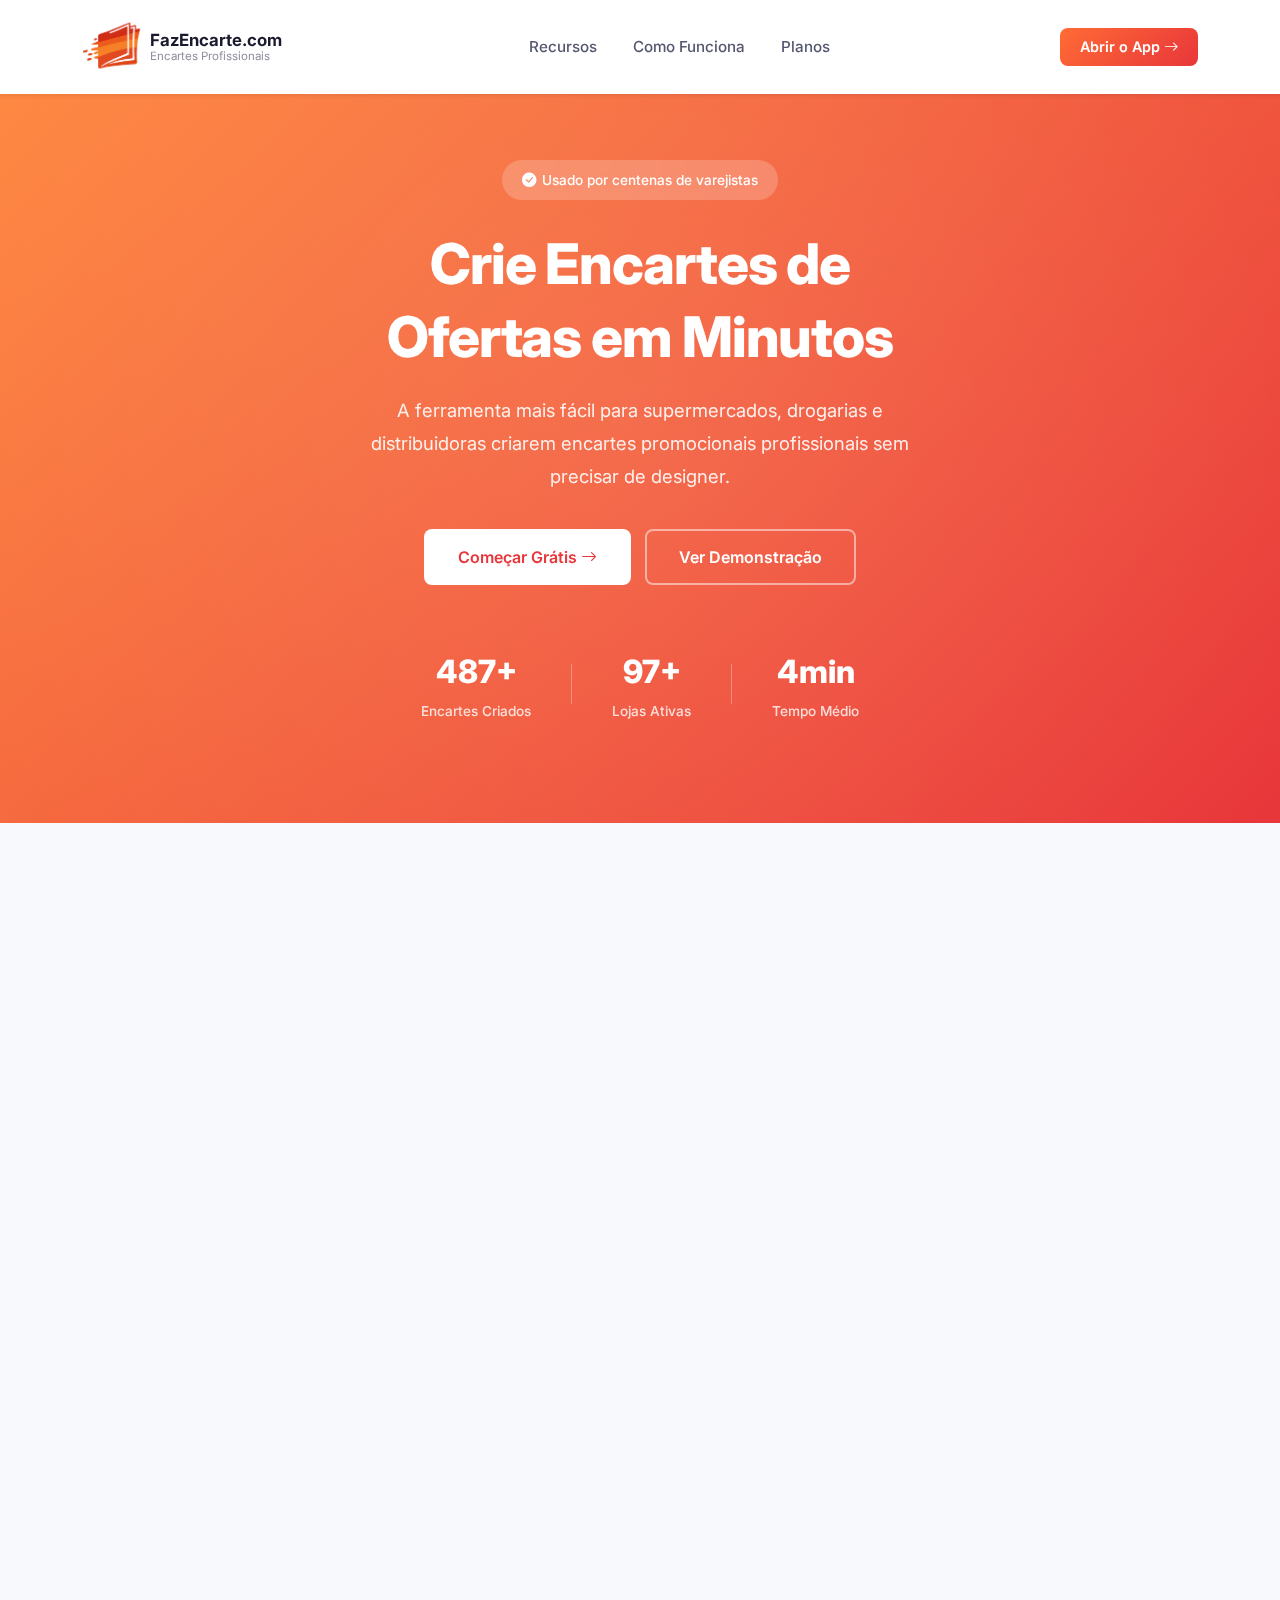
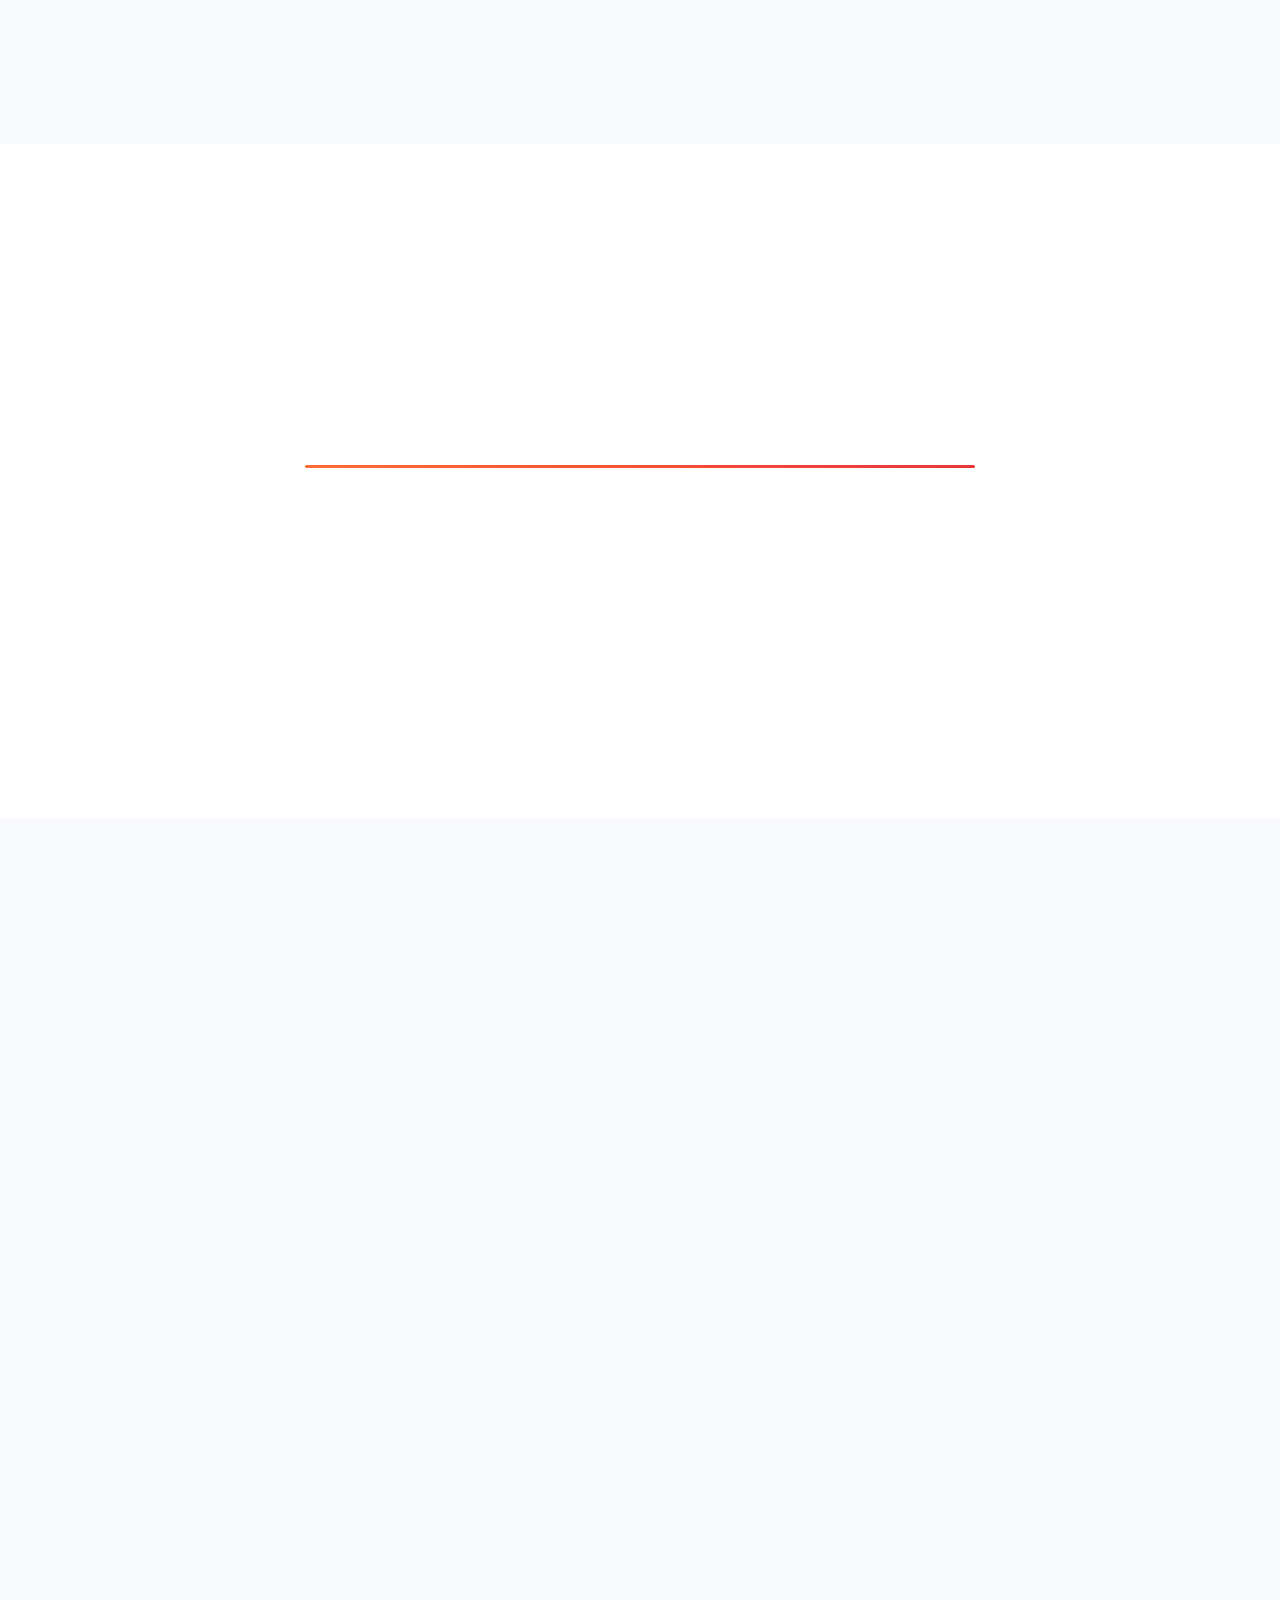
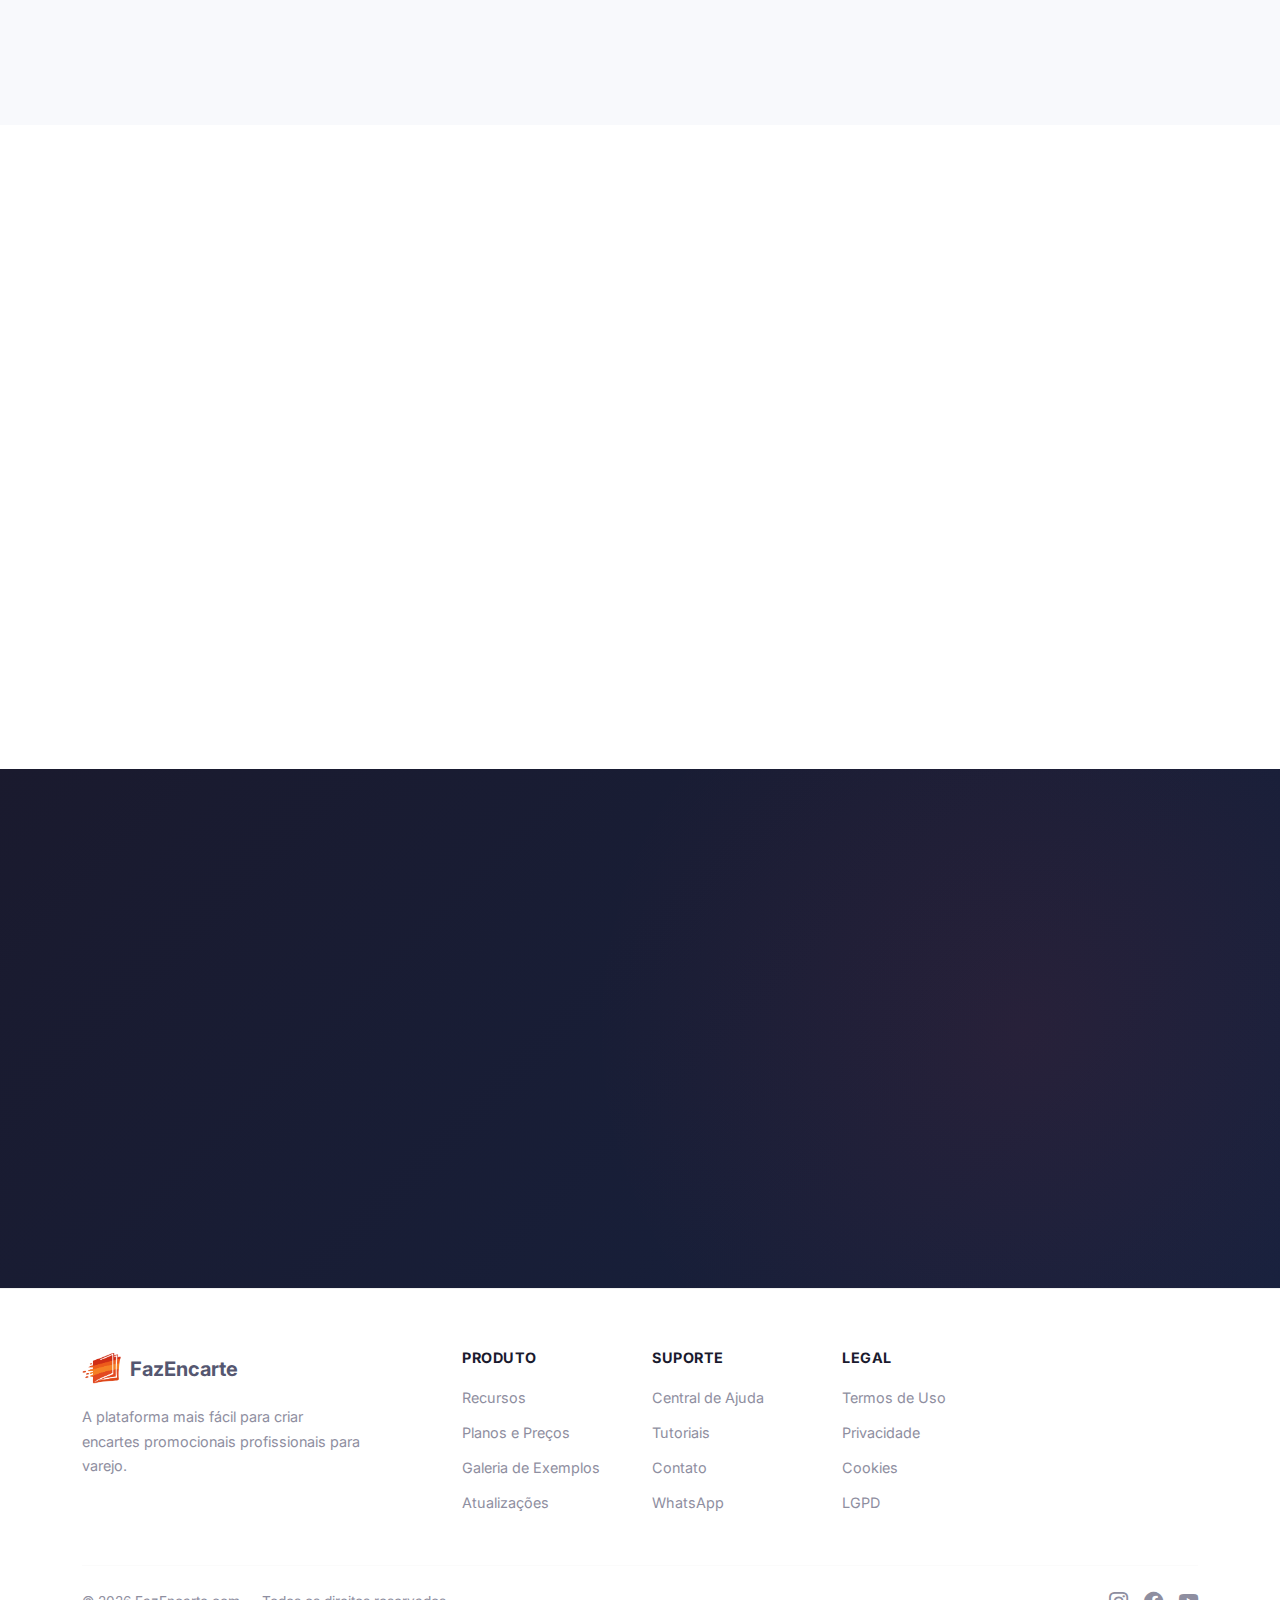
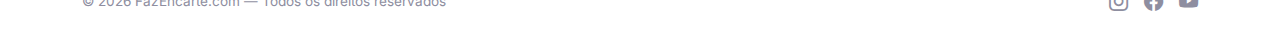
<file: index.html>
<!DOCTYPE html>
<html lang="pt-BR">
<head>
  <meta charset="UTF-8">
  <meta name="viewport" content="width=device-width, initial-scale=1.0">
  <title>FazEncarte.com - Crie Encartes de Ofertas em Minutos</title>
  <meta name="description" content="A ferramenta mais fácil para supermercados, drogarias e distribuidoras criarem encartes promocionais profissionais sem precisar de designer.">

  <!-- Google Fonts - Inter -->
  <link rel="preconnect" href="https://fonts.googleapis.com">
  <link rel="preconnect" href="https://fonts.gstatic.com" crossorigin>
  <link href="https://fonts.googleapis.com/css2?family=Inter:wght@400;500;600;700;800&display=swap" rel="stylesheet">

  <!-- Bootstrap 5 CSS -->
  <link href="https://cdn.jsdelivr.net/npm/bootstrap@5.3.3/dist/css/bootstrap.min.css" rel="stylesheet">

  <!-- AOS - Animate On Scroll -->
  <link href="https://cdn.jsdelivr.net/npm/aos@2.3.4/dist/aos.css" rel="stylesheet">

  <!-- Bootstrap Icons -->
  <link href="https://cdn.jsdelivr.net/npm/bootstrap-icons@1.11.3/font/bootstrap-icons.min.css" rel="stylesheet">

  <!-- Custom CSS -->
  <link href="css/style.css" rel="stylesheet">
  
  <!-- Favicon -->
  <link rel="icon" type="image/png" sizes="16x16" href="assets/fazencarte_logo1.png">
  
  <script defer src="https://www.fazencarte.com/umami/script.js" data-website-id="f49ada6f-8315-491a-bfe8-844261e4f1ae"></script>
</head>
<body>

  <!-- ==================== NAVBAR ==================== -->
  <nav class="navbar navbar-expand-lg fixed-top navbar-light bg-white shadow-sm">
    <div class="container">
      <a class="navbar-brand d-flex align-items-center gap-2" href="#">
        <img src="assets/fazencarte_logo1.png" alt="FazEncarte.com" width="60" height="60" class="brand-logo">
        <span class="brand-text">
          <strong>FazEncarte.com</strong>
          <small>Encartes Profissionais</small>
        </span>
      </a>
      <button class="navbar-toggler border-0" type="button" data-bs-toggle="collapse" data-bs-target="#navbarNav">
        <span class="navbar-toggler-icon"></span>
      </button>
      <div class="collapse navbar-collapse" id="navbarNav">
        <ul class="navbar-nav mx-auto gap-1">
          <li class="nav-item">
            <a class="nav-link" href="#recursos">Recursos</a>
          </li>
          <li class="nav-item">
            <a class="nav-link" href="#como-funciona">Como Funciona</a>
          </li>
          <li class="nav-item">
            <a class="nav-link" href="#planos">Planos</a>
          </li>
        </ul>
        <a href="em-breve" class="btn btn-primary-gradient btn-navbar">
          Abrir o App <i class="bi bi-arrow-right"></i>
        </a>
      </div>
    </div>
  </nav>

  <!-- ==================== HERO ==================== -->
  <section id="hero" class="hero-section">
    <div class="container">
      <div class="hero-content text-center">
        <span class="hero-badge" data-aos="fade-down" data-aos-delay="100">
          <i class="bi bi-check-circle-fill"></i> Usado por centenas de varejistas
        </span>
        <h1 data-aos="fade-up" data-aos-delay="200">
          Crie Encartes de<br>Ofertas em Minutos
        </h1>
        <p class="hero-subtitle" data-aos="fade-up" data-aos-delay="300">
          A ferramenta mais fácil para supermercados, drogarias e<br class="d-none d-md-block">
          distribuidoras criarem encartes promocionais profissionais sem<br class="d-none d-md-block">
          precisar de designer.
        </p>
        <div class="hero-ctas" data-aos="fade-up" data-aos-delay="400">
          <a href="em-breve" class="btn btn-light btn-hero-primary">
            Começar Grátis <i class="bi bi-arrow-right"></i>
          </a>
          <a href="em-breve" class="btn btn-outline-light btn-hero-secondary">
            Ver Demonstração
          </a>
        </div>
        <div class="hero-stats" data-aos="fade-up" data-aos-delay="500">
          <div class="stat-item">
            <span class="stat-number">500+</span>
            <span class="stat-label">Encartes Criados</span>
          </div>
          <div class="stat-divider"></div>
          <div class="stat-item">
            <span class="stat-number">100+</span>
            <span class="stat-label">Lojas Ativas</span>
          </div>
          <div class="stat-divider"></div>
          <div class="stat-item">
            <span class="stat-number">5min</span>
            <span class="stat-label">Tempo Médio</span>
          </div>
        </div>
      </div>
    </div>
  </section>

  <!-- ==================== FEATURES ==================== -->
  <section id="recursos" class="features-section">
    <div class="container">
      <div class="section-header text-center" data-aos="fade-up">
        <h2>Tudo que Você Precisa para Criar Ofertas Irresistíveis</h2>
        <p>Ferramentas profissionais pensadas especialmente para o varejo brasileiro</p>
      </div>
      <div class="row g-4">
        <!-- Feature 1 -->
        <div class="col-md-6 col-lg-4" data-aos="fade-up" data-aos-delay="100">
          <div class="feature-card">
            <div class="feature-icon icon-orange">
              <i class="bi bi-pencil-square"></i>
            </div>
            <h5>Editor Visual Intuitivo</h5>
            <p>Arraste e solte produtos, ajuste preços e personalize cores em tempo real. Tão fácil quanto usar o Canva, mas feito para varejo.</p>
          </div>
        </div>
        <!-- Feature 2 -->
        <div class="col-md-6 col-lg-4" data-aos="fade-up" data-aos-delay="200">
          <div class="feature-card">
            <div class="feature-icon icon-green">
              <i class="bi bi-palette"></i>
            </div>
            <h5>Temas Prontos de Mercado</h5>
            <p>Escolha entre dezenas de layouts testados e aprovados por outros varejistas. Ou crie seus próprios temas personalizados.</p>
          </div>
        </div>
        <!-- Feature 3 -->
        <div class="col-md-6 col-lg-4" data-aos="fade-up" data-aos-delay="300">
          <div class="feature-card">
            <div class="feature-icon icon-red">
              <i class="bi bi-cloud-arrow-up"></i>
            </div>
            <h5>Publicação Instantânea</h5>
            <p>Baixe em alta resolução ou compartilhe direto nas redes sociais. Seus encartes prontos em segundos.</p>
          </div>
        </div>
        <!-- Feature 4 -->
        <div class="col-md-6 col-lg-4" data-aos="fade-up" data-aos-delay="100">
          <div class="feature-card">
            <div class="feature-icon icon-blue">
              <i class="bi bi-box-seam"></i>
            </div>
            <h5>Catálogo de Produtos</h5>
            <p>Salve seus produtos mais vendidos e reutilize em novos encartes. Agilize ainda mais a criação.</p>
          </div>
        </div>
        <!-- Feature 5 -->
        <div class="col-md-6 col-lg-4" data-aos="fade-up" data-aos-delay="200">
          <div class="feature-card">
            <div class="feature-icon icon-teal">
              <i class="bi bi-people"></i>
            </div>
            <h5>Temas Compartilhados</h5>
            <p>Acesse temas criados por outros varejistas da comunidade. Colaboração que acelera seu trabalho.</p>
          </div>
        </div>
        <!-- Feature 6 -->
        <div class="col-md-6 col-lg-4" data-aos="fade-up" data-aos-delay="300">
          <div class="feature-card">
            <div class="feature-icon icon-yellow">
              <i class="bi bi-clock-history"></i>
            </div>
            <h5>Histórico Completo</h5>
            <p>Todos os seus encartes salvos automaticamente. Duplique promoções anteriores em um clique.</p>
          </div>
        </div>
      </div>
    </div>
  </section>

  <!-- ==================== HOW IT WORKS ==================== -->
  <section id="como-funciona" class="how-it-works-section">
    <div class="container">
      <div class="section-header text-center" data-aos="fade-up">
        <h2>Simples Como Deve Ser</h2>
        <p>Em 3 passos você tem seu encarte pronto para impressão ou redes sociais</p>
      </div>
      <div class="steps-wrapper">
        <!-- Timeline connector -->
        <div class="steps-line d-none d-md-block"></div>
        <div class="row">
          <!-- Step 1 -->
          <div class="col-md-4" data-aos="fade-up" data-aos-delay="100">
            <div class="step-card text-center">
              <div class="step-number step-orange">1</div>
              <h5>Escolha um Tema</h5>
              <p>Comece do zero ou selecione um dos nossos temas prontos. Personalize cores, fontes e layout à vontade.</p>
            </div>
          </div>
          <!-- Step 2 -->
          <div class="col-md-4" data-aos="fade-up" data-aos-delay="200">
            <div class="step-card text-center">
              <div class="step-number step-red">2</div>
              <h5>Adicione Produtos</h5>
              <p>Arraste produtos para o canvas, defina preços promocionais, margens de desconto e informações da oferta.</p>
            </div>
          </div>
          <!-- Step 3 -->
          <div class="col-md-4" data-aos="fade-up" data-aos-delay="300">
            <div class="step-card text-center">
              <div class="step-number step-green">3</div>
              <h5>Publique e Venda</h5>
              <p>Baixe em alta qualidade para impressão ou compartilhe direto no WhatsApp, Instagram e Facebook.</p>
            </div>
          </div>
        </div>
      </div>
      <div class="text-center mt-5" data-aos="fade-up" data-aos-delay="400">
        <a href="em-breve" class="btn btn-primary-gradient btn-lg">
          Criar Meu Primeiro Encarte <i class="bi bi-arrow-right"></i>
        </a>
      </div>
    </div>
  </section>

  <!-- ==================== PRICING ==================== -->
  <section id="planos" class="pricing-section">
    <div class="container">
      <div class="section-header text-center" data-aos="fade-up">
        <h2>Planos Para Todo Tamanho de Negócio</h2>
        <p>Desde mercadinhos de bairro até grandes redes varejistas</p>
      </div>
      <!-- Renderizado dinamicamente via js/pricing.js -->
      <div id="pricing-cards" class="row g-4 justify-content-center align-items-stretch"></div>
    </div>
  </section>

  <!-- ==================== TESTIMONIALS ==================== -->
  <section id="depoimentos" class="testimonials-section">
    <div class="container">
      <div class="section-header text-center" data-aos="fade-up">
        <h2>Varejistas Confiam no FazEncarte</h2>
        <p>Veja o que nossos clientes dizem sobre a plataforma</p>
      </div>
      <div class="row g-4">
        <!-- Testimonial 1 -->
        <div class="col-md-4" data-aos="fade-up" data-aos-delay="100">
          <div class="testimonial-card">
            <div class="testimonial-stars">
              <i class="bi bi-star-fill"></i>
              <i class="bi bi-star-fill"></i>
              <i class="bi bi-star-fill"></i>
              <i class="bi bi-star-fill"></i>
              <i class="bi bi-star-fill"></i>
            </div>
            <p class="testimonial-text">"Antes eu pagava designer toda semana. Agora eu mesmo faço os encartes em minutos e economizo mais de R$ 800 por mês!"</p>
            <div class="testimonial-author">
              <div class="author-avatar bg-primary">JS</div>
              <div>
                <strong>João Silva</strong>
                <span>Supermercado Silva</span>
              </div>
            </div>
          </div>
        </div>
        <!-- Testimonial 2 -->
        <div class="col-md-4" data-aos="fade-up" data-aos-delay="200">
          <div class="testimonial-card">
            <div class="testimonial-stars">
              <i class="bi bi-star-fill"></i>
              <i class="bi bi-star-fill"></i>
              <i class="bi bi-star-fill"></i>
              <i class="bi bi-star-fill"></i>
              <i class="bi bi-star-fill"></i>
            </div>
            <p class="testimonial-text">"Ferramenta indispensável para nossa rede. Conseguimos padronizar encartes em 15 lojas com total agilidade."</p>
            <div class="testimonial-author">
              <div class="author-avatar bg-success">MS</div>
              <div>
                <strong>Maria Santos</strong>
                <span>Drogaria Bem Estar</span>
              </div>
            </div>
          </div>
        </div>
        <!-- Testimonial 3 -->
        <div class="col-md-4" data-aos="fade-up" data-aos-delay="300">
          <div class="testimonial-card">
            <div class="testimonial-stars">
              <i class="bi bi-star-fill"></i>
              <i class="bi bi-star-fill"></i>
              <i class="bi bi-star-fill"></i>
              <i class="bi bi-star-fill"></i>
              <i class="bi bi-star-fill"></i>
            </div>
            <p class="testimonial-text">"Simples, rápido e profissional. Exatamente o que eu precisava para divulgar minhas ofertas no Instagram."</p>
            <div class="testimonial-author">
              <div class="author-avatar bg-warning">CM</div>
              <div>
                <strong>Carlos Mendes</strong>
                <span>Distribuidora Norte</span>
              </div>
            </div>
          </div>
        </div>
      </div>
    </div>
  </section>

  <!-- ==================== CTA SECTION ==================== -->
  <section id="cta" class="cta-section">
    <div class="container">
      <div class="cta-content text-center" data-aos="zoom-in">
        <h2>Pronto para Revolucionar<br>Seus Encartes?</h2>
        <p>Junte-se a centenas de varejistas que já economizam tempo e dinheiro<br class="d-none d-md-block"> criando encartes profissionais em minutos.</p>
        <div class="cta-buttons">
          <a href="em-breve" class="btn btn-light btn-hero-primary">
            Começar Gratuitamente <i class="bi bi-arrow-right"></i>
          </a>
          <a href="contato" class="btn btn-outline-light btn-hero-secondary">
            Falar com Especialista
          </a>
        </div>
        <small class="cta-note">Sem cartão de crédito &bull; Cancele quando quiser &bull; Suporte em português</small>
      </div>
    </div>
  </section>

  <!-- ==================== FOOTER ==================== -->
  <footer class="site-footer">
    <div class="container">
      <div class="row g-4">
        <!-- Brand Column -->
        <div class="col-lg-4 col-md-6">
          <div class="footer-brand">
            <div class="d-flex align-items-center gap-2 mb-3">
              <img src="assets/fazencarte_logo1.png" alt="FazEncarte.com" width="40" height="40" class="brand-logo">
              <strong class="fs-5">FazEncarte</strong>
            </div>
            <p>A plataforma mais fácil para criar encartes promocionais profissionais para varejo.</p>
          </div>
        </div>
        <!-- Produto -->
        <div class="col-lg-2 col-md-6 col-6">
          <h6>Produto</h6>
          <ul>
            <li><a href="#">Recursos</a></li>
            <li><a href="#">Planos e Preços</a></li>
            <li><a href="#">Galeria de Exemplos</a></li>
            <li><a href="#">Atualizações</a></li>
          </ul>
        </div>
        <!-- Suporte -->
        <div class="col-lg-2 col-md-6 col-6">
          <h6>Suporte</h6>
          <ul>
            <li><a href="#">Central de Ajuda</a></li>
            <li><a href="#">Tutoriais</a></li>
            <li><a href="contato">Contato</a></li>
            <li><a href="https://wa.me/5592991836214?text=Ol%C3%A1!%20Gostaria%20de%20saber%20mais%20sobre%20o%20FazEncarte.com" target="_blank">WhatsApp</a></li>
          </ul>
        </div>
        <!-- Legal -->
        <div class="col-lg-2 col-md-6 col-6">
          <h6>Legal</h6>
          <ul>
            <li><a href="#">Termos de Uso</a></li>
            <li><a href="#">Privacidade</a></li>
            <li><a href="#">Cookies</a></li>
            <li><a href="#">LGPD</a></li>
          </ul>
        </div>
      </div>
      <hr>
      <div class="footer-bottom">
        <span>&copy; 2026 FazEncarte.com &mdash; Todos os direitos reservados</span>
        <div class="footer-socials">
          <a href="#" aria-label="Instagram"><i class="bi bi-instagram"></i></a>
          <a href="#" aria-label="Facebook"><i class="bi bi-facebook"></i></a>
          <a href="#" aria-label="YouTube"><i class="bi bi-youtube"></i></a>
        </div>
      </div>
    </div>
  </footer>

  <!-- Bootstrap JS -->
  <script src="https://cdn.jsdelivr.net/npm/bootstrap@5.3.3/dist/js/bootstrap.bundle.min.js"></script>
  <!-- AOS JS -->
  <script src="https://cdn.jsdelivr.net/npm/aos@2.3.4/dist/aos.js"></script>
  <!-- Pricing (dados dinâmicos - futuramente via API) -->
  <script src="js/pricing.js"></script>
  <!-- Custom JS -->
  <script src="js/main.js"></script>
</body>
</html>
</file>
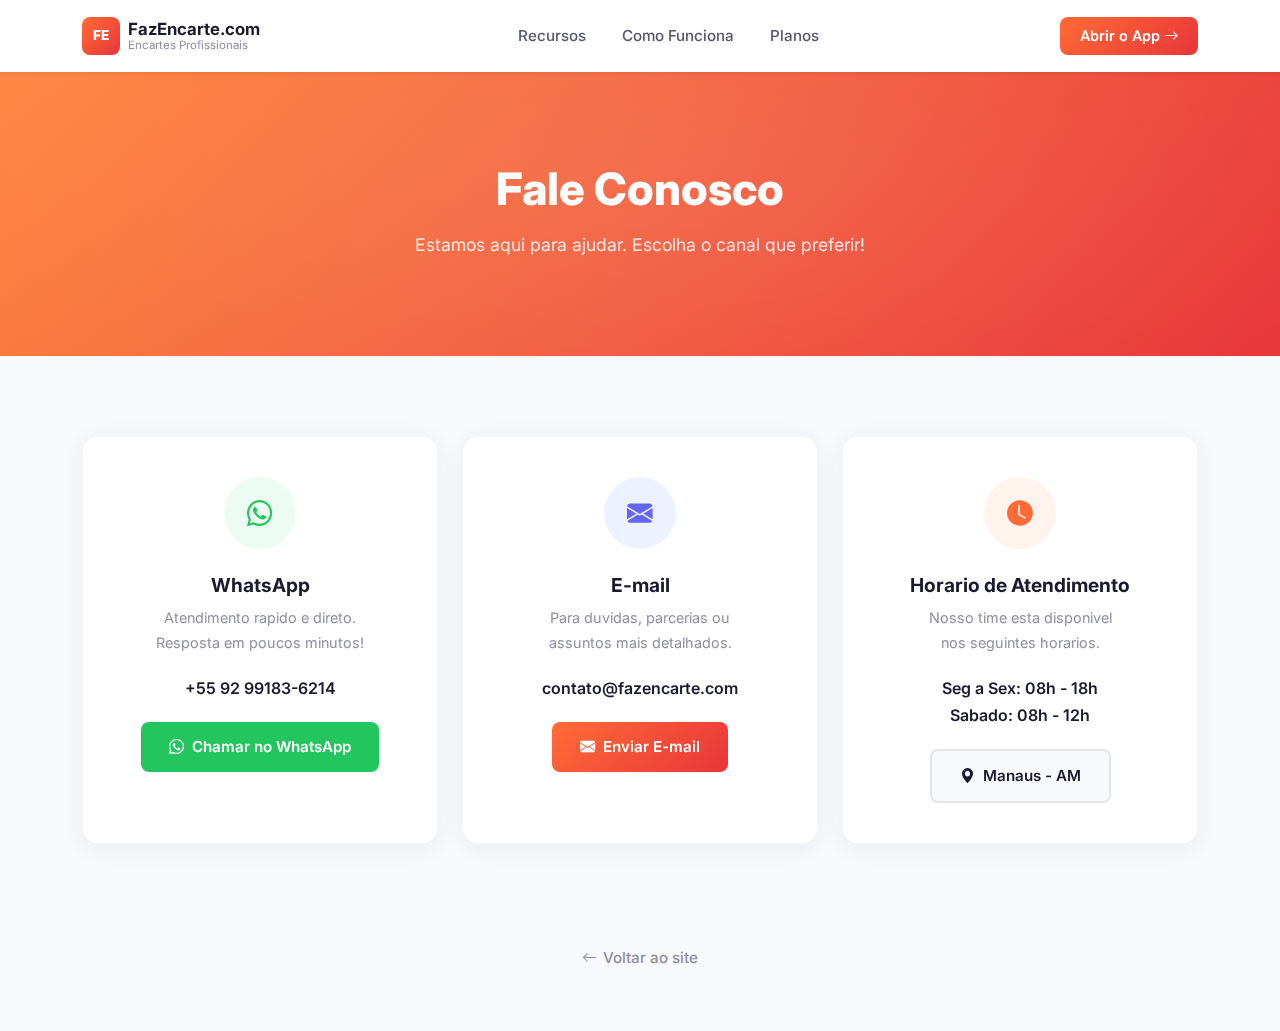
<file: contato.html>
<!DOCTYPE html>
<html lang="pt-BR">
<head>
  <meta charset="UTF-8">
  <meta name="viewport" content="width=device-width, initial-scale=1.0">
  <title>Contato - FazEncarte.com</title>
  <meta name="description" content="Entre em contato com o FazEncarte.com. Estamos prontos para ajudar!">

  <!-- Google Fonts - Inter -->
  <link rel="preconnect" href="https://fonts.googleapis.com">
  <link rel="preconnect" href="https://fonts.gstatic.com" crossorigin>
  <link href="https://fonts.googleapis.com/css2?family=Inter:wght@400;500;600;700;800&display=swap" rel="stylesheet">

  <!-- Bootstrap 5 CSS -->
  <link href="https://cdn.jsdelivr.net/npm/bootstrap@5.3.3/dist/css/bootstrap.min.css" rel="stylesheet">

  <!-- Bootstrap Icons -->
  <link href="https://cdn.jsdelivr.net/npm/bootstrap-icons@1.11.3/font/bootstrap-icons.min.css" rel="stylesheet">

  <!-- AOS -->
  <link href="https://cdn.jsdelivr.net/npm/aos@2.3.4/dist/aos.css" rel="stylesheet">

  <!-- Custom CSS -->
  <link href="css/style.css" rel="stylesheet">

  <script defer src="https://www.fazencarte.com/umami/script.js" data-website-id="f49ada6f-8315-491a-bfe8-844261e4f1ae"></script>

  <style>
    /* ---------- CONTACT PAGE ---------- */
    .contact-hero {
      background: var(--gradient-hero);
      padding: 160px 0 80px;
      text-align: center;
      position: relative;
      overflow: hidden;
    }

    .contact-hero::before {
      content: '';
      position: absolute;
      top: -50%;
      left: -20%;
      width: 140%;
      height: 200%;
      background: radial-gradient(ellipse at center, rgba(255, 255, 255, 0.08) 0%, transparent 60%);
      pointer-events: none;
    }

    .contact-hero h1 {
      color: #fff;
      font-size: 2.8rem;
      font-weight: 800;
      margin-bottom: 12px;
      position: relative;
      z-index: 1;
    }

    .contact-hero p {
      color: rgba(255, 255, 255, 0.85);
      font-size: 1.1rem;
      position: relative;
      z-index: 1;
    }

    /* ---------- CONTACT CARDS ---------- */
    .contact-section {
      padding: 80px 0 100px;
      background: var(--bg-light);
    }

    .contact-card {
      background: #fff;
      border-radius: var(--radius-lg);
      padding: 40px 32px;
      text-align: center;
      height: 100%;
      box-shadow: var(--card-shadow);
      border: 1px solid rgba(0, 0, 0, 0.04);
      transition: all 0.3s ease;
    }

    .contact-card:hover {
      transform: translateY(-8px);
      box-shadow: var(--card-shadow-hover);
    }

    .contact-card .card-icon {
      width: 72px;
      height: 72px;
      border-radius: 50%;
      display: inline-flex;
      align-items: center;
      justify-content: center;
      font-size: 1.6rem;
      margin-bottom: 24px;
      transition: transform 0.3s ease;
    }

    .contact-card:hover .card-icon {
      transform: scale(1.1);
    }

    .card-icon-green {
      background: #EDFCF2;
      color: #22C55E;
    }

    .card-icon-blue {
      background: #EEF2FF;
      color: #6366F1;
    }

    .card-icon-orange {
      background: #FFF3ED;
      color: var(--primary-orange);
    }

    .contact-card h4 {
      font-size: 1.2rem;
      font-weight: 700;
      margin-bottom: 8px;
    }

    .contact-card .card-desc {
      font-size: 0.9rem;
      color: var(--text-muted);
      margin-bottom: 20px;
      line-height: 1.7;
    }

    .contact-card .card-info {
      font-size: 1rem;
      font-weight: 600;
      color: var(--text-dark);
      margin-bottom: 20px;
      word-break: break-all;
    }

    .contact-card .card-btn {
      display: inline-flex;
      align-items: center;
      gap: 8px;
      padding: 12px 28px;
      border-radius: var(--radius-sm);
      font-weight: 600;
      font-size: 0.95rem;
      text-decoration: none;
      transition: all 0.3s ease;
    }

    .card-btn:hover {
      transform: translateY(-2px);
    }

    .btn-whatsapp {
      background: #22C55E;
      color: #fff;
    }

    .btn-whatsapp:hover {
      background: #16a34a;
      color: #fff;
      box-shadow: 0 6px 20px rgba(34, 197, 94, 0.35);
    }

    .btn-email {
      background: var(--gradient-primary);
      color: #fff;
    }

    .btn-email:hover {
      color: #fff;
      box-shadow: 0 6px 20px rgba(232, 54, 58, 0.35);
    }

    .btn-horario {
      background: var(--bg-light);
      color: var(--text-dark);
      border: 2px solid rgba(0, 0, 0, 0.08);
    }

    .btn-horario:hover {
      color: var(--text-dark);
      background: #fff;
      box-shadow: 0 6px 20px rgba(0, 0, 0, 0.08);
    }

    /* ---------- BACK LINK ---------- */
    .back-section {
      background: var(--bg-light);
      padding: 0 0 60px;
      text-align: center;
    }

    .back-section a {
      color: var(--text-muted);
      text-decoration: none;
      font-size: 0.95rem;
      font-weight: 500;
      transition: color 0.2s ease;
      display: inline-flex;
      align-items: center;
      gap: 6px;
    }

    .back-section a:hover {
      color: var(--primary-red);
    }

    /* ---------- RESPONSIVE ---------- */
    @media (max-width: 767.98px) {
      .contact-hero {
        padding: 130px 0 60px;
      }

      .contact-hero h1 {
        font-size: 2rem;
      }

      .contact-card {
        padding: 32px 24px;
      }
    }
  </style>
</head>
<body>

  <!-- ==================== NAVBAR ==================== -->
  <nav class="navbar navbar-expand-lg fixed-top navbar-light bg-white shadow-sm">
    <div class="container">
      <a class="navbar-brand d-flex align-items-center gap-2" href="/">
        <span class="brand-icon">FE</span>
        <span class="brand-text">
          <strong>FazEncarte.com</strong>
          <small>Encartes Profissionais</small>
        </span>
      </a>
      <button class="navbar-toggler border-0" type="button" data-bs-toggle="collapse" data-bs-target="#navbarNav">
        <span class="navbar-toggler-icon"></span>
      </button>
      <div class="collapse navbar-collapse" id="navbarNav">
        <ul class="navbar-nav mx-auto gap-1">
          <li class="nav-item">
            <a class="nav-link" href="/#recursos">Recursos</a>
          </li>
          <li class="nav-item">
            <a class="nav-link" href="/#como-funciona">Como Funciona</a>
          </li>
          <li class="nav-item">
            <a class="nav-link" href="/#planos">Planos</a>
          </li>
        </ul>
        <a href="em-breve" class="btn btn-primary-gradient btn-navbar">
          Abrir o App <i class="bi bi-arrow-right"></i>
        </a>
      </div>
    </div>
  </nav>

  <!-- ==================== HERO ==================== -->
  <section class="contact-hero">
    <div class="container" data-aos="fade-up">
      <h1>Fale Conosco</h1>
      <p>Estamos aqui para ajudar. Escolha o canal que preferir!</p>
    </div>
  </section>

  <!-- ==================== CONTACT CARDS ==================== -->
  <section class="contact-section">
    <div class="container">
      <div class="row g-4 justify-content-center">

        <!-- WhatsApp -->
        <div class="col-md-6 col-lg-4" data-aos="fade-up" data-aos-delay="100">
          <div class="contact-card">
            <div class="card-icon card-icon-green">
              <i class="bi bi-whatsapp"></i>
            </div>
            <h4>WhatsApp</h4>
            <p class="card-desc">Atendimento rapido e direto.<br>Resposta em poucos minutos!</p>
            <p class="card-info">+55 92 99183-6214</p>
            <a href="https://wa.me/5592991836214?text=Ol%C3%A1!%20Gostaria%20de%20saber%20mais%20sobre%20o%20FazEncarte.com" target="_blank" class="card-btn btn-whatsapp">
              <i class="bi bi-whatsapp"></i> Chamar no WhatsApp
            </a>
          </div>
        </div>

        <!-- E-mail -->
        <div class="col-md-6 col-lg-4" data-aos="fade-up" data-aos-delay="200">
          <div class="contact-card">
            <div class="card-icon card-icon-blue">
              <i class="bi bi-envelope-fill"></i>
            </div>
            <h4>E-mail</h4>
            <p class="card-desc">Para duvidas, parcerias ou<br>assuntos mais detalhados.</p>
            <p class="card-info">contato@fazencarte.com</p>
            <a href="mailto:contato@fazencarte.com" class="card-btn btn-email">
              <i class="bi bi-envelope-fill"></i> Enviar E-mail
            </a>
          </div>
        </div>

        <!-- Horario -->
        <div class="col-md-6 col-lg-4" data-aos="fade-up" data-aos-delay="300">
          <div class="contact-card">
            <div class="card-icon card-icon-orange">
              <i class="bi bi-clock-fill"></i>
            </div>
            <h4>Horario de Atendimento</h4>
            <p class="card-desc">Nosso time esta disponivel<br>nos seguintes horarios.</p>
            <p class="card-info" style="word-break:normal">
              Seg a Sex: 08h - 18h<br>
              Sabado: 08h - 12h
            </p>
            <span class="card-btn btn-horario">
              <i class="bi bi-geo-alt-fill"></i> Manaus - AM
            </span>
          </div>
        </div>

      </div>
    </div>
  </section>

  <!-- ==================== BACK ==================== -->
  <div class="back-section">
    <a href="/">
      <i class="bi bi-arrow-left"></i> Voltar ao site
    </a>
  </div>

  <!-- Bootstrap JS -->
  <script src="https://cdn.jsdelivr.net/npm/bootstrap@5.3.3/dist/js/bootstrap.bundle.min.js"></script>
  <!-- AOS JS -->
  <script src="https://cdn.jsdelivr.net/npm/aos@2.3.4/dist/aos.js"></script>
  <script>
    AOS.init({ duration: 700, once: true });
  </script>
</body>
</html>
</file>
<file: css/style.css>
/* ============================================
   FazEncarte.com - Institutional Landing Page
   Font: Inter | Framework: Bootstrap 5
   ============================================ */

/* ---------- VARIABLES ---------- */
:root {
  --primary-orange: #FF6B35;
  --primary-red: #E8363A;
  --gradient-hero: linear-gradient(135deg, #FF8C42 0%, #E8363A 100%);
  --gradient-primary: linear-gradient(135deg, #FF6B35 0%, #E8363A 100%);
  --gradient-cta: linear-gradient(135deg, #1a1a2e 0%, #16213e 100%);
  --text-dark: #1a1a2e;
  --text-body: #555770;
  --text-muted: #8E8EA0;
  --bg-light: #f8f9fc;
  --card-shadow: 0 4px 24px rgba(0, 0, 0, 0.06);
  --card-shadow-hover: 0 12px 40px rgba(0, 0, 0, 0.12);
  --radius-sm: 8px;
  --radius-md: 12px;
  --radius-lg: 16px;
  --radius-xl: 24px;
}

/* ---------- BASE ---------- */
* {
  margin: 0;
  padding: 0;
  box-sizing: border-box;
}

html {
  scroll-behavior: smooth;
  scroll-padding-top: 80px;
}

body {
  font-family: 'Inter', -apple-system, BlinkMacSystemFont, sans-serif;
  color: var(--text-body);
  line-height: 1.7;
  overflow-x: hidden;
}

h1, h2, h3, h4, h5, h6 {
  color: var(--text-dark);
  font-weight: 700;
  line-height: 1.3;
}

section {
  padding: 100px 0;
}

.section-header {
  margin-bottom: 60px;
}

.section-header h2 {
  font-size: 2.25rem;
  font-weight: 800;
  margin-bottom: 12px;
}

.section-header p {
  font-size: 1.1rem;
  color: var(--text-muted);
  max-width: 560px;
  margin: 0 auto;
}

/* ---------- NAVBAR ---------- */
.navbar {
  padding: 12px 0;
  transition: all 0.3s ease;
  z-index: 1050;
}

.navbar.scrolled {
  box-shadow: 0 2px 20px rgba(0, 0, 0, 0.08);
}

.brand-icon {
  display: inline-flex;
  align-items: center;
  justify-content: center;
  width: 38px;
  height: 38px;
  background: var(--gradient-primary);
  color: white;
  font-weight: 800;
  font-size: 0.85rem;
  border-radius: var(--radius-sm);
}

.brand-text {
  display: flex;
  flex-direction: column;
  line-height: 1.2;
}

.brand-text strong {
  font-size: 1.05rem;
  color: var(--text-dark);
}

.brand-text small {
  font-size: 0.72rem;
  color: var(--text-muted);
  font-weight: 400;
}

.navbar .nav-link {
  font-weight: 500;
  color: var(--text-body);
  padding: 8px 16px !important;
  border-radius: var(--radius-sm);
  transition: all 0.2s ease;
  font-size: 0.95rem;
}

.navbar .nav-link:hover {
  color: var(--text-dark);
  background: var(--bg-light);
}

.btn-primary-gradient {
  background: var(--gradient-primary);
  color: #fff;
  border: none;
  border-radius: var(--radius-sm);
  font-weight: 600;
  padding: 10px 24px;
  transition: all 0.3s ease;
}

.btn-primary-gradient:hover {
  color: #fff;
  transform: translateY(-2px);
  box-shadow: 0 6px 20px rgba(232, 54, 58, 0.35);
}

.btn-navbar {
  font-size: 0.9rem;
  padding: 8px 20px;
}

/* ---------- HERO ---------- */
.hero-section {
  background: var(--gradient-hero);
  padding: 160px 0 100px;
  position: relative;
  overflow: hidden;
}

.hero-section::before {
  content: '';
  position: absolute;
  top: -50%;
  left: -20%;
  width: 140%;
  height: 200%;
  background: radial-gradient(ellipse at center, rgba(255, 255, 255, 0.08) 0%, transparent 60%);
  pointer-events: none;
}

.hero-content {
  position: relative;
  z-index: 2;
}

.hero-badge {
  display: inline-flex;
  align-items: center;
  gap: 6px;
  background: rgba(255, 255, 255, 0.2);
  backdrop-filter: blur(10px);
  color: #fff;
  font-size: 0.85rem;
  font-weight: 500;
  padding: 8px 20px;
  border-radius: 50px;
  margin-bottom: 28px;
}

.hero-badge i {
  font-size: 0.9rem;
}

.hero-section h1 {
  color: #fff;
  font-size: 3.5rem;
  font-weight: 800;
  margin-bottom: 20px;
  letter-spacing: -0.02em;
}

.hero-subtitle {
  color: rgba(255, 255, 255, 0.9);
  font-size: 1.15rem;
  margin-bottom: 36px;
  line-height: 1.8;
}

.hero-ctas {
  display: flex;
  gap: 14px;
  justify-content: center;
  flex-wrap: wrap;
  margin-bottom: 60px;
}

.btn-hero-primary {
  background: #fff;
  color: var(--primary-red) !important;
  font-weight: 600;
  padding: 14px 32px;
  border-radius: var(--radius-sm);
  font-size: 1rem;
  transition: all 0.3s ease;
  border: 2px solid transparent;
}

.btn-hero-primary:hover {
  background: #fff;
  color: var(--primary-red) !important;
  transform: translateY(-2px);
  box-shadow: 0 8px 24px rgba(0, 0, 0, 0.2);
}

.btn-hero-secondary {
  font-weight: 600;
  padding: 14px 32px;
  border-radius: var(--radius-sm);
  font-size: 1rem;
  border: 2px solid rgba(255, 255, 255, 0.5);
  color: #fff !important;
  transition: all 0.3s ease;
}

.btn-hero-secondary:hover {
  background: rgba(255, 255, 255, 0.15);
  border-color: #fff;
}

.hero-stats {
  display: flex;
  justify-content: center;
  align-items: center;
  gap: 40px;
  flex-wrap: wrap;
}

.stat-item {
  display: flex;
  flex-direction: column;
  align-items: center;
}

.stat-number {
  font-size: 2rem;
  font-weight: 800;
  color: #fff;
}

.stat-label {
  font-size: 0.85rem;
  color: rgba(255, 255, 255, 0.8);
  font-weight: 500;
}

.stat-divider {
  width: 1px;
  height: 40px;
  background: rgba(255, 255, 255, 0.3);
}

/* ---------- FEATURES ---------- */
.features-section {
  background: var(--bg-light);
}

.feature-card {
  background: #fff;
  border-radius: var(--radius-lg);
  padding: 32px 28px;
  height: 100%;
  box-shadow: var(--card-shadow);
  transition: all 0.3s ease;
  border: 1px solid rgba(0, 0, 0, 0.04);
}

.feature-card:hover {
  transform: translateY(-6px);
  box-shadow: var(--card-shadow-hover);
}

.feature-icon {
  width: 52px;
  height: 52px;
  border-radius: var(--radius-md);
  display: flex;
  align-items: center;
  justify-content: center;
  font-size: 1.3rem;
  margin-bottom: 20px;
}

.icon-orange {
  background: #FFF3ED;
  color: var(--primary-orange);
}

.icon-green {
  background: #EDFCF2;
  color: #22C55E;
}

.icon-red {
  background: #FFEDED;
  color: var(--primary-red);
}

.icon-blue {
  background: #EEF2FF;
  color: #6366F1;
}

.icon-teal {
  background: #E6FFFA;
  color: #14B8A6;
}

.icon-yellow {
  background: #FFF9E6;
  color: #EAB308;
}

.feature-card h5 {
  font-size: 1.1rem;
  font-weight: 700;
  margin-bottom: 10px;
}

.feature-card p {
  font-size: 0.93rem;
  color: var(--text-muted);
  margin-bottom: 0;
  line-height: 1.7;
}

/* ---------- HOW IT WORKS ---------- */
.how-it-works-section {
  background: #fff;
}

.steps-wrapper {
  position: relative;
}

.steps-line {
  position: absolute;
  top: 42px;
  left: 20%;
  right: 20%;
  height: 3px;
  background: var(--gradient-primary);
  border-radius: 2px;
  z-index: 0;
}

.step-card {
  position: relative;
  z-index: 1;
  padding: 0 16px;
}

.step-number {
  width: 64px;
  height: 64px;
  border-radius: 50%;
  display: inline-flex;
  align-items: center;
  justify-content: center;
  font-size: 1.5rem;
  font-weight: 800;
  color: #fff;
  margin-bottom: 24px;
  position: relative;
  box-shadow: 0 4px 16px rgba(0, 0, 0, 0.12);
}

.step-orange {
  background: var(--primary-orange);
}

.step-red {
  background: var(--primary-red);
}

.step-green {
  background: #22C55E;
}

.step-card h5 {
  font-size: 1.15rem;
  font-weight: 700;
  margin-bottom: 10px;
}

.step-card p {
  font-size: 0.93rem;
  color: var(--text-muted);
  max-width: 300px;
  margin: 0 auto;
}

/* ---------- PRICING ---------- */
.pricing-section {
  background: var(--bg-light);
}

.pricing-card {
  background: #fff;
  border-radius: var(--radius-lg);
  padding: 36px 32px;
  height: 100%;
  box-shadow: var(--card-shadow);
  border: 2px solid transparent;
  transition: all 0.3s ease;
  display: flex;
  flex-direction: column;
  position: relative;
}

.pricing-card:hover {
  transform: translateY(-4px);
  box-shadow: var(--card-shadow-hover);
}

.pricing-popular {
  border-color: var(--primary-red);
  transform: scale(1.04);
  box-shadow: 0 8px 40px rgba(232, 54, 58, 0.15);
}

.pricing-popular:hover {
  transform: scale(1.04) translateY(-4px);
}

.popular-badge {
  position: absolute;
  top: -14px;
  left: 50%;
  transform: translateX(-50%);
  background: var(--gradient-primary);
  color: #fff;
  font-size: 0.8rem;
  font-weight: 600;
  padding: 5px 20px;
  border-radius: 50px;
  white-space: nowrap;
}

.pricing-header {
  margin-bottom: 24px;
}

.pricing-header h5 {
  font-size: 1.25rem;
  font-weight: 700;
  margin-bottom: 4px;
}

.pricing-desc {
  font-size: 0.9rem;
  color: var(--text-muted);
  margin-bottom: 16px;
}

.pricing-price {
  display: flex;
  align-items: baseline;
  gap: 2px;
}

.price-currency {
  font-size: 1.3rem;
  font-weight: 700;
  color: var(--text-dark);
}

.price-value {
  font-size: 2.8rem;
  font-weight: 800;
  color: var(--text-dark);
  line-height: 1;
}

.price-period {
  font-size: 1rem;
  color: var(--text-muted);
  font-weight: 500;
}

.pricing-features {
  list-style: none;
  padding: 0;
  margin: 0 0 28px;
  flex-grow: 1;
}

.pricing-features li {
  display: flex;
  align-items: center;
  gap: 10px;
  padding: 8px 0;
  font-size: 0.93rem;
  color: var(--text-body);
}

.pricing-features li i {
  color: #22C55E;
  font-size: 1rem;
  flex-shrink: 0;
}

.btn-outline-primary-gradient {
  border: 2px solid transparent;
  background-image: linear-gradient(#fff, #fff), var(--gradient-primary);
  background-origin: border-box;
  background-clip: padding-box, border-box;
  color: var(--primary-red);
  font-weight: 600;
  padding: 12px 24px;
  border-radius: var(--radius-sm);
  transition: all 0.3s ease;
}

.btn-outline-primary-gradient:hover {
  background: var(--gradient-primary);
  color: #fff;
  transform: translateY(-2px);
}

.pricing-popular .btn-primary-gradient {
  padding: 14px 28px;
  font-size: 1rem;
}

/* ---------- TESTIMONIALS ---------- */
.testimonials-section {
  background: #fff;
}

.testimonial-card {
  background: #fff;
  border-radius: var(--radius-lg);
  padding: 32px 28px;
  height: 100%;
  box-shadow: var(--card-shadow);
  border: 1px solid rgba(0, 0, 0, 0.04);
  transition: all 0.3s ease;
}

.testimonial-card:hover {
  transform: translateY(-4px);
  box-shadow: var(--card-shadow-hover);
}

.testimonial-stars {
  display: flex;
  gap: 3px;
  margin-bottom: 16px;
}

.testimonial-stars i {
  color: #FACC15;
  font-size: 1rem;
}

.testimonial-text {
  font-size: 0.95rem;
  line-height: 1.8;
  color: var(--text-body);
  margin-bottom: 24px;
  font-style: italic;
}

.testimonial-author {
  display: flex;
  align-items: center;
  gap: 12px;
}

.author-avatar {
  width: 44px;
  height: 44px;
  border-radius: 50%;
  display: flex;
  align-items: center;
  justify-content: center;
  color: #fff;
  font-weight: 700;
  font-size: 0.85rem;
  flex-shrink: 0;
}

.testimonial-author strong {
  display: block;
  font-size: 0.93rem;
  color: var(--text-dark);
}

.testimonial-author span {
  font-size: 0.82rem;
  color: var(--text-muted);
}

/* ---------- CTA SECTION ---------- */
.cta-section {
  background: var(--gradient-cta);
  padding: 100px 0;
  position: relative;
  overflow: hidden;
}

.cta-section::before {
  content: '';
  position: absolute;
  top: -50%;
  right: -20%;
  width: 80%;
  height: 200%;
  background: radial-gradient(ellipse at center, rgba(232, 54, 58, 0.08) 0%, transparent 60%);
  pointer-events: none;
}

.cta-content {
  position: relative;
  z-index: 2;
}

.cta-section h2 {
  color: #fff;
  font-size: 2.5rem;
  font-weight: 800;
  margin-bottom: 16px;
}

.cta-section p {
  color: rgba(255, 255, 255, 0.75);
  font-size: 1.1rem;
  margin-bottom: 36px;
}

.cta-buttons {
  display: flex;
  gap: 14px;
  justify-content: center;
  flex-wrap: wrap;
  margin-bottom: 20px;
}

.cta-note {
  color: rgba(255, 255, 255, 0.5);
  font-size: 0.85rem;
}

/* ---------- FOOTER ---------- */
.site-footer {
  background: #fff;
  padding: 60px 0 0;
  border-top: 1px solid rgba(0, 0, 0, 0.06);
}

.footer-brand p {
  font-size: 0.9rem;
  color: var(--text-muted);
  max-width: 280px;
}

.site-footer h6 {
  font-size: 0.9rem;
  font-weight: 700;
  text-transform: uppercase;
  letter-spacing: 0.04em;
  color: var(--text-dark);
  margin-bottom: 16px;
}

.site-footer ul {
  list-style: none;
  padding: 0;
  margin: 0;
}

.site-footer ul li {
  margin-bottom: 8px;
}

.site-footer ul li a {
  color: var(--text-muted);
  text-decoration: none;
  font-size: 0.9rem;
  transition: color 0.2s ease;
}

.site-footer ul li a:hover {
  color: var(--primary-red);
}

.site-footer hr {
  margin: 40px 0 0;
  border-color: rgba(0, 0, 0, 0.06);
}

.footer-bottom {
  display: flex;
  justify-content: space-between;
  align-items: center;
  padding: 20px 0;
  flex-wrap: wrap;
  gap: 12px;
}

.footer-bottom span {
  font-size: 0.85rem;
  color: var(--text-muted);
}

.footer-socials {
  display: flex;
  gap: 16px;
}

.footer-socials a {
  color: var(--text-muted);
  font-size: 1.2rem;
  transition: color 0.2s ease;
}

.footer-socials a:hover {
  color: var(--primary-red);
}

/* ---------- RESPONSIVE ---------- */
@media (max-width: 991.98px) {
  .navbar .navbar-collapse {
    background: #fff;
    padding: 16px;
    border-radius: var(--radius-md);
    margin-top: 10px;
    box-shadow: var(--card-shadow-hover);
  }

  .navbar .btn-primary-gradient {
    width: 100%;
    text-align: center;
    margin-top: 8px;
  }
}

@media (max-width: 767.98px) {
  section {
    padding: 70px 0;
  }

  .hero-section {
    padding: 130px 0 70px;
  }

  .hero-section h1 {
    font-size: 2.2rem;
  }

  .hero-subtitle {
    font-size: 1rem;
  }

  .section-header h2 {
    font-size: 1.75rem;
  }

  .hero-stats {
    gap: 24px;
  }

  .stat-divider {
    display: none;
  }

  .steps-line {
    display: none !important;
  }

  .step-card {
    margin-bottom: 40px;
  }

  .pricing-popular {
    transform: scale(1);
  }

  .pricing-popular:hover {
    transform: translateY(-4px);
  }

  .cta-section h2 {
    font-size: 1.85rem;
  }

  .footer-bottom {
    justify-content: center;
    text-align: center;
  }
}

/* ---------- UTILITY ANIMATIONS ---------- */
@keyframes float {
  0%, 100% { transform: translateY(0); }
  50% { transform: translateY(-8px); }
}

.btn-primary-gradient:active,
.btn-hero-primary:active {
  transform: translateY(0) scale(0.98);
}
</file>
